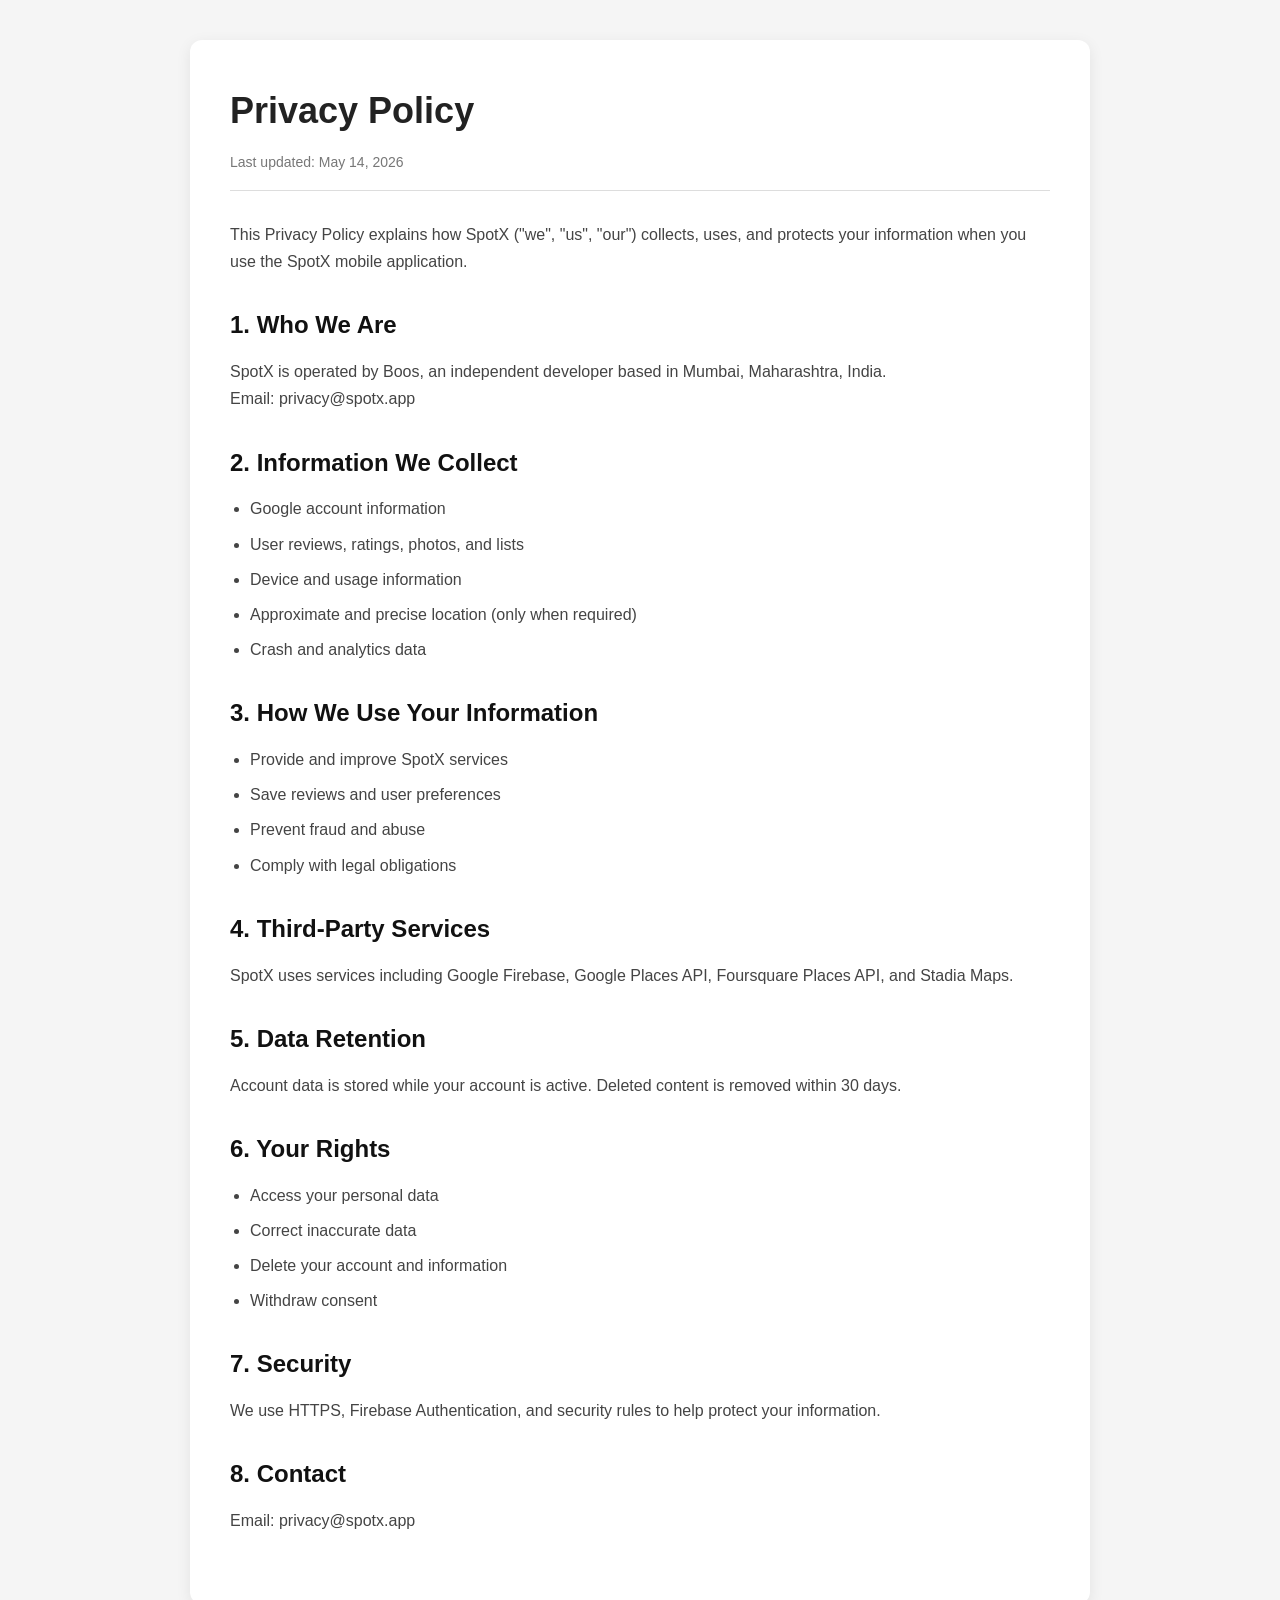
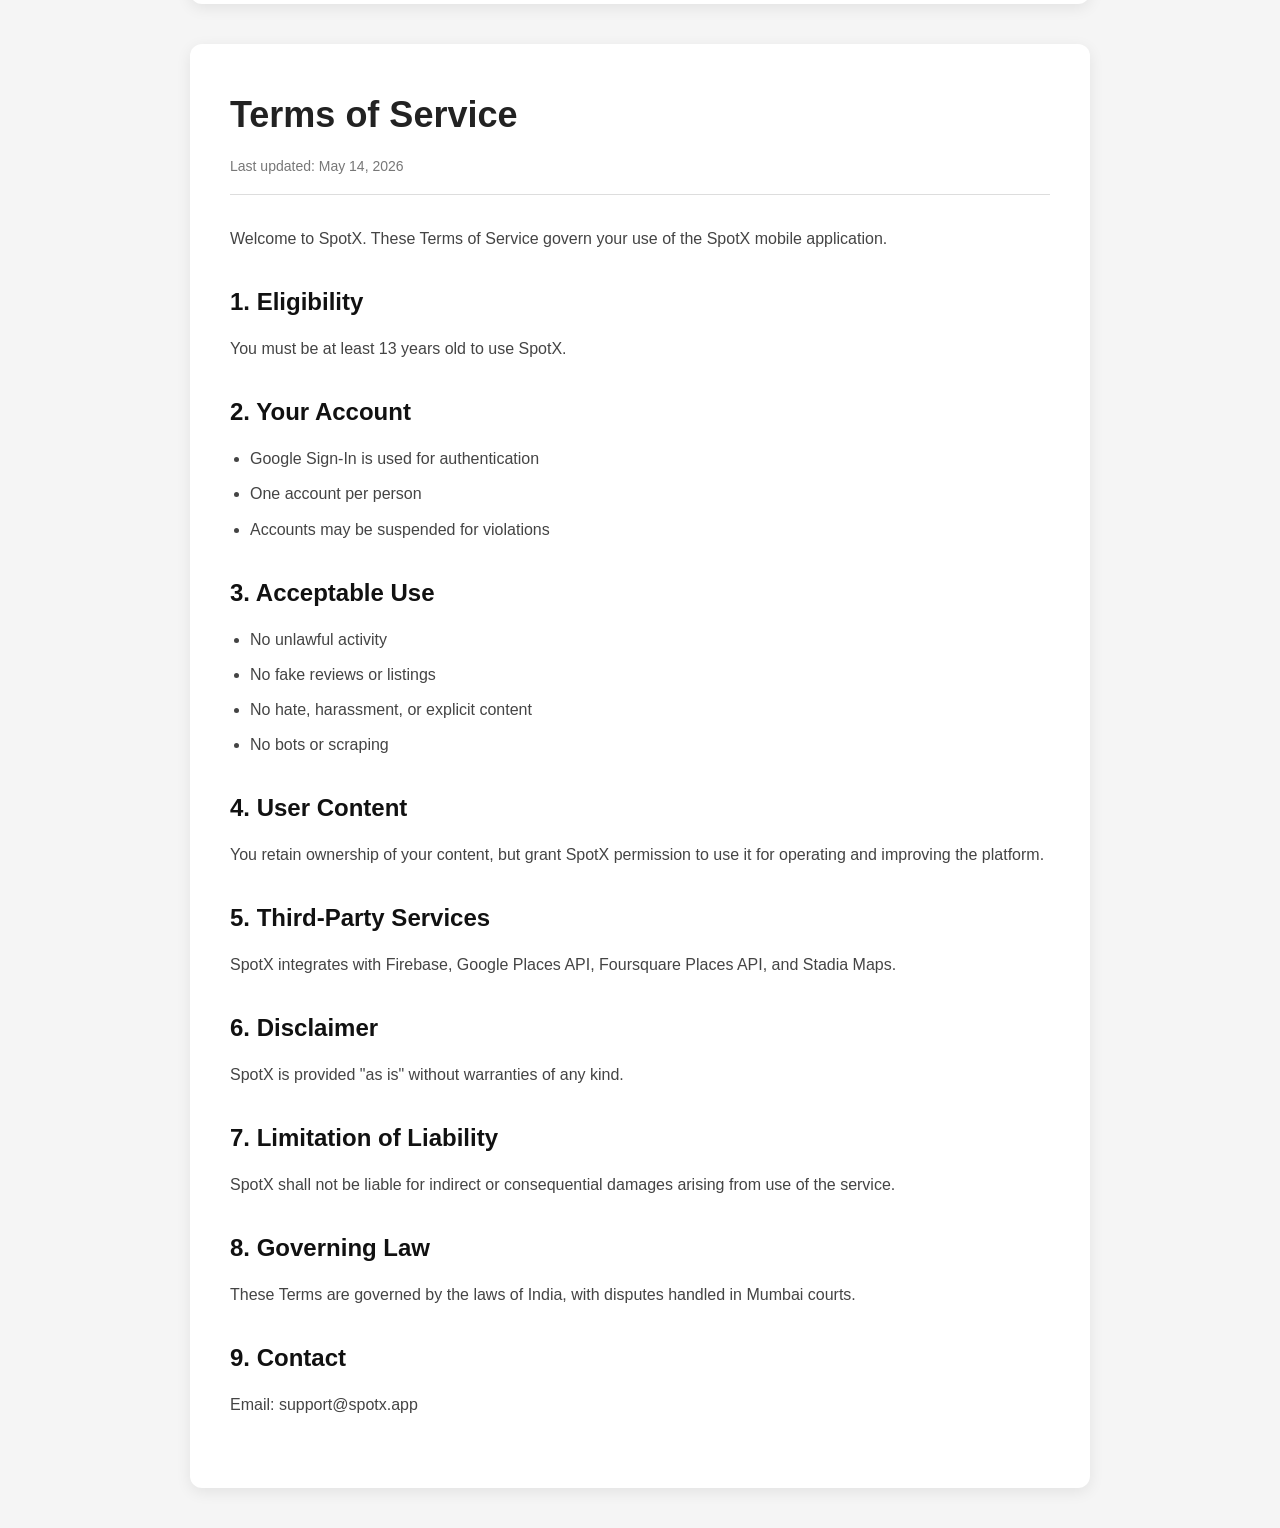
<file: index.html>
<!-- privacy policy -->
<!DOCTYPE html>
<html lang="en">
<head>
  <meta charset="UTF-8" />
  <meta name="viewport" content="width=device-width, initial-scale=1.0" />
  <title>SpotX Privacy Policy</title>
  <link rel="stylesheet" href="style.css" />
</head>
<body>
  <div class="container">
    <header>
      <h1>Privacy Policy</h1>
      <p class="updated">Last updated: May 14, 2026</p>
    </header>

    <section>
      <p>
        This Privacy Policy explains how SpotX ("we", "us", "our") collects,
        uses, and protects your information when you use the SpotX mobile
        application.
      </p>
    </section>

    <section>
      <h2>1. Who We Are</h2>
      <p>
        SpotX is operated by Boos, an independent developer based in Mumbai,
        Maharashtra, India.
      </p>
      <p>Email: privacy@spotx.app</p>
    </section>

    <section>
      <h2>2. Information We Collect</h2>
      <ul>
        <li>Google account information</li>
        <li>User reviews, ratings, photos, and lists</li>
        <li>Device and usage information</li>
        <li>Approximate and precise location (only when required)</li>
        <li>Crash and analytics data</li>
      </ul>
    </section>

    <section>
      <h2>3. How We Use Your Information</h2>
      <ul>
        <li>Provide and improve SpotX services</li>
        <li>Save reviews and user preferences</li>
        <li>Prevent fraud and abuse</li>
        <li>Comply with legal obligations</li>
      </ul>
    </section>

    <section>
      <h2>4. Third-Party Services</h2>
      <p>
        SpotX uses services including Google Firebase, Google Places API,
        Foursquare Places API, and Stadia Maps.
      </p>
    </section>

    <section>
      <h2>5. Data Retention</h2>
      <p>
        Account data is stored while your account is active. Deleted content is
        removed within 30 days.
      </p>
    </section>

    <section>
      <h2>6. Your Rights</h2>
      <ul>
        <li>Access your personal data</li>
        <li>Correct inaccurate data</li>
        <li>Delete your account and information</li>
        <li>Withdraw consent</li>
      </ul>
    </section>

    <section>
      <h2>7. Security</h2>
      <p>
        We use HTTPS, Firebase Authentication, and security rules to help
        protect your information.
      </p>
    </section>

    <section>
      <h2>8. Contact</h2>
      <p>Email: privacy@spotx.app</p>
    </section>
  </div>
</body>
</html>

<!-- terms and SERvices -->
<!DOCTYPE html>
<html lang="en">
<head>
  <meta charset="UTF-8" />
  <meta name="viewport" content="width=device-width, initial-scale=1.0" />
  <title>SpotX Terms of Service</title>
  <link rel="stylesheet" href="style.css" />
</head>
<body>
  <div class="container">
    <header>
      <h1>Terms of Service</h1>
      <p class="updated">Last updated: May 14, 2026</p>
    </header>

    <section>
      <p>
        Welcome to SpotX. These Terms of Service govern your use of the SpotX
        mobile application.
      </p>
    </section>

    <section>
      <h2>1. Eligibility</h2>
      <p>
        You must be at least 13 years old to use SpotX.
      </p>
    </section>

    <section>
      <h2>2. Your Account</h2>
      <ul>
        <li>Google Sign-In is used for authentication</li>
        <li>One account per person</li>
        <li>Accounts may be suspended for violations</li>
      </ul>
    </section>

    <section>
      <h2>3. Acceptable Use</h2>
      <ul>
        <li>No unlawful activity</li>
        <li>No fake reviews or listings</li>
        <li>No hate, harassment, or explicit content</li>
        <li>No bots or scraping</li>
      </ul>
    </section>

    <section>
      <h2>4. User Content</h2>
      <p>
        You retain ownership of your content, but grant SpotX permission to use
        it for operating and improving the platform.
      </p>
    </section>

    <section>
      <h2>5. Third-Party Services</h2>
      <p>
        SpotX integrates with Firebase, Google Places API, Foursquare Places
        API, and Stadia Maps.
      </p>
    </section>

    <section>
      <h2>6. Disclaimer</h2>
      <p>
        SpotX is provided "as is" without warranties of any kind.
      </p>
    </section>

    <section>
      <h2>7. Limitation of Liability</h2>
      <p>
        SpotX shall not be liable for indirect or consequential damages arising
        from use of the service.
      </p>
    </section>

    <section>
      <h2>8. Governing Law</h2>
      <p>
        These Terms are governed by the laws of India, with disputes handled in
        Mumbai courts.
      </p>
    </section>

    <section>
      <h2>9. Contact</h2>
      <p>Email: support@spotx.app</p>
    </section>
  </div>
</body>
</html>


<style>
* {
  margin: 0;
  padding: 0;
  box-sizing: border-box;
}

body {
  font-family: Arial, sans-serif;
  background: #f5f5f5;
  color: #222;
  line-height: 1.7;
}

.container {
  max-width: 900px;
  margin: 40px auto;
  background: #fff;
  padding: 40px;
  border-radius: 12px;
  box-shadow: 0 4px 15px rgba(0, 0, 0, 0.08);
}

header {
  margin-bottom: 30px;
  border-bottom: 1px solid #ddd;
  padding-bottom: 15px;
}

h1 {
  font-size: 36px;
  margin-bottom: 10px;
}

.updated {
  color: #777;
  font-size: 14px;
}

section {
  margin-bottom: 30px;
}

h2 {
  font-size: 24px;
  margin-bottom: 12px;
  color: #111;
}

p,
li {
  font-size: 16px;
  color: #444;
}

ul {
  padding-left: 20px;
}

li {
  margin-bottom: 8px;
}

@media (max-width: 768px) {
  .container {
    margin: 20px;
    padding: 25px;
  }

  h1 {
    font-size: 28px;
  }

  h2 {
    font-size: 20px;
  }
}
</style>
</file>
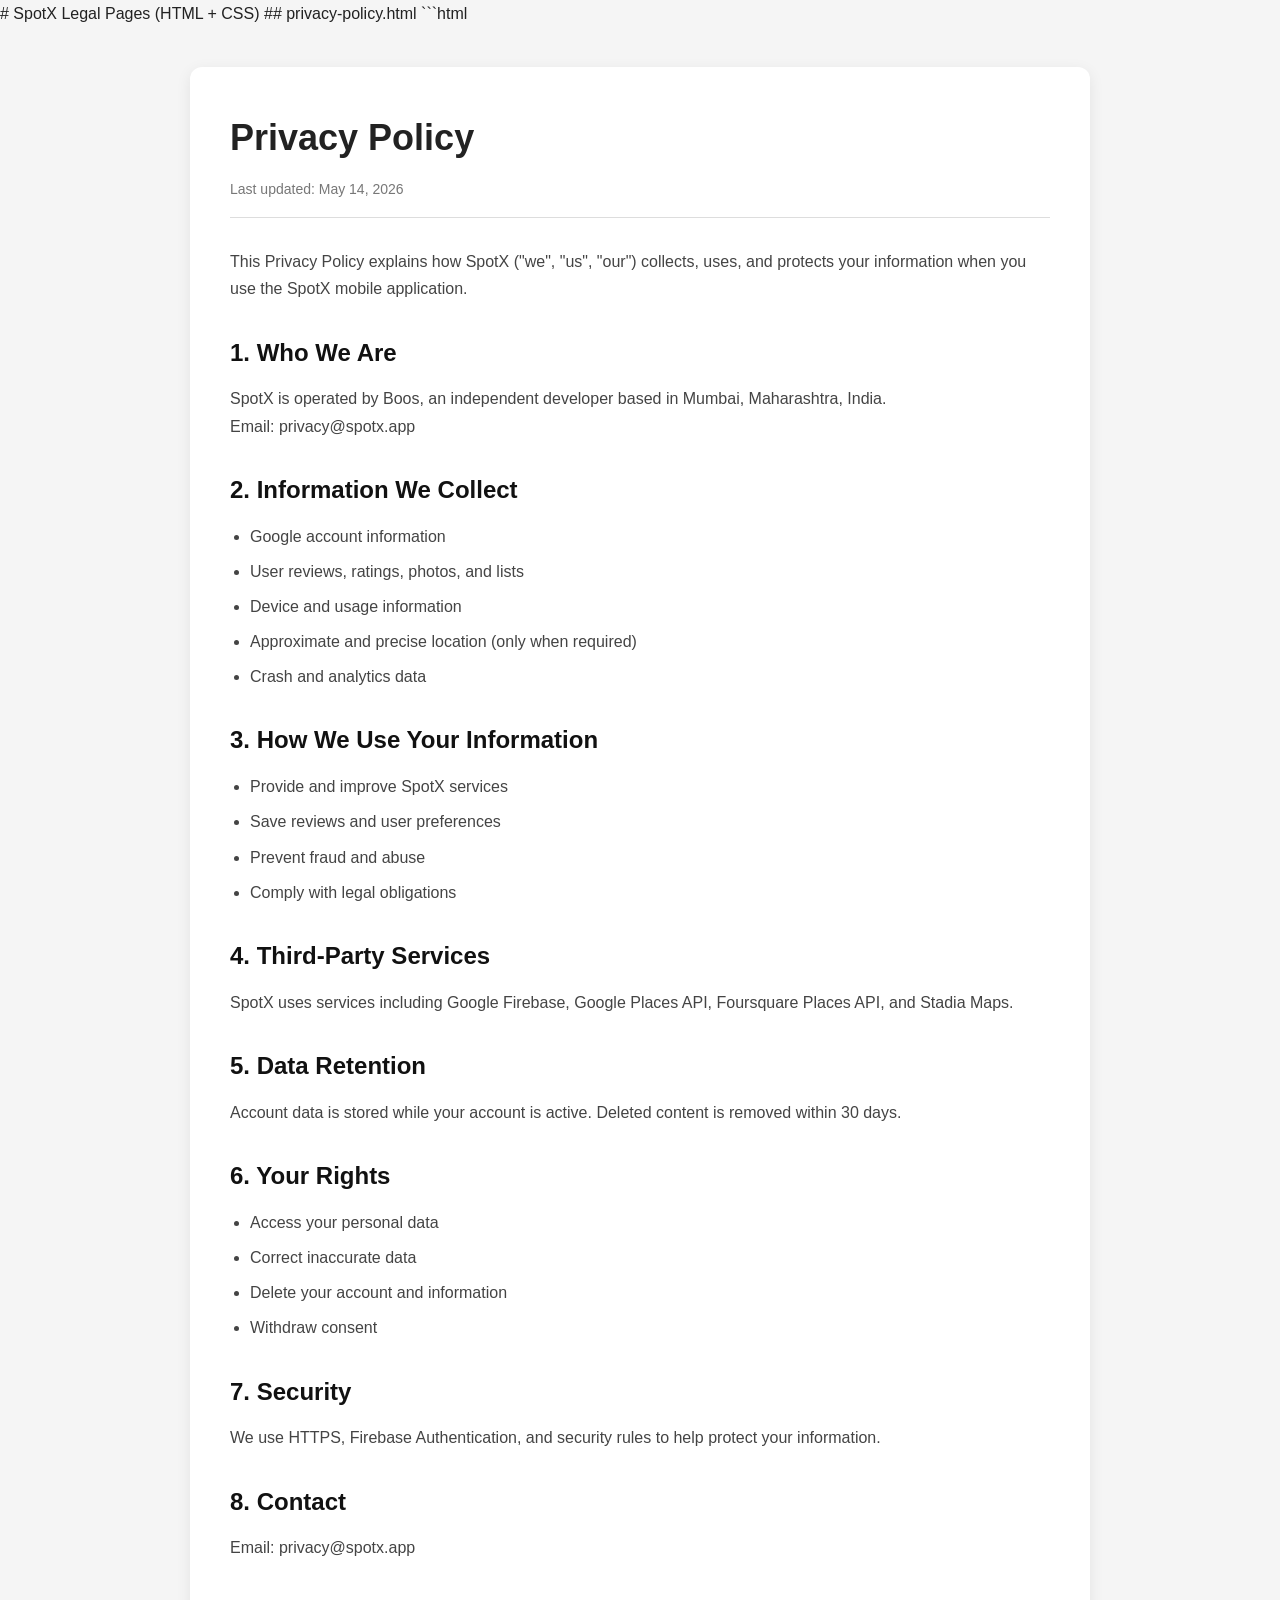
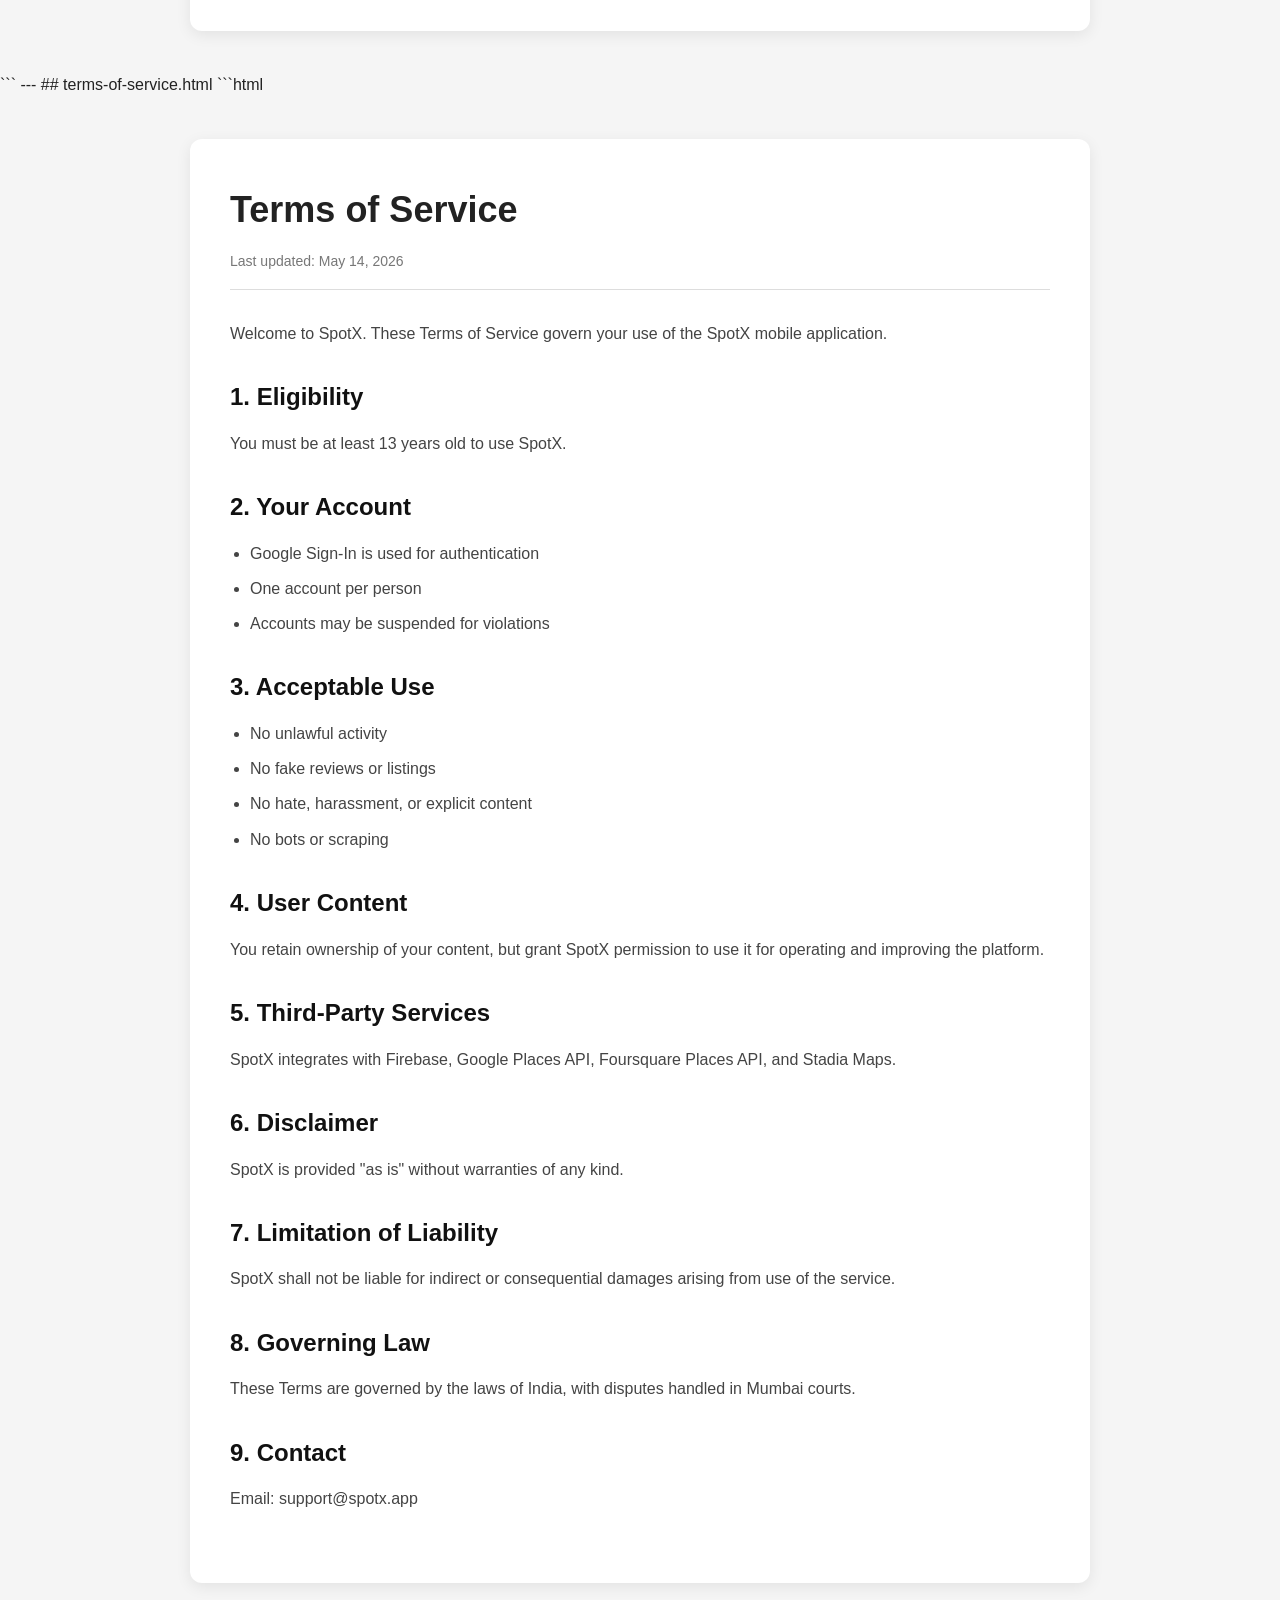
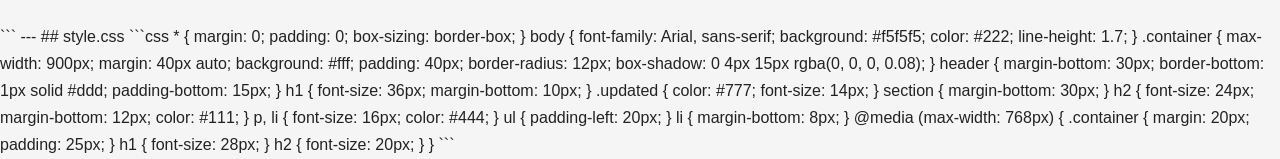
<file: privacy-policy.html>
# SpotX Legal Pages (HTML + CSS)

## privacy-policy.html

```html
<!DOCTYPE html>
<html lang="en">
<head>
  <meta charset="UTF-8" />
  <meta name="viewport" content="width=device-width, initial-scale=1.0" />
  <title>SpotX Privacy Policy</title>
  <link rel="stylesheet" href="style.css" />
</head>
<body>
  <div class="container">
    <header>
      <h1>Privacy Policy</h1>
      <p class="updated">Last updated: May 14, 2026</p>
    </header>

    <section>
      <p>
        This Privacy Policy explains how SpotX ("we", "us", "our") collects,
        uses, and protects your information when you use the SpotX mobile
        application.
      </p>
    </section>

    <section>
      <h2>1. Who We Are</h2>
      <p>
        SpotX is operated by Boos, an independent developer based in Mumbai,
        Maharashtra, India.
      </p>
      <p>Email: privacy@spotx.app</p>
    </section>

    <section>
      <h2>2. Information We Collect</h2>
      <ul>
        <li>Google account information</li>
        <li>User reviews, ratings, photos, and lists</li>
        <li>Device and usage information</li>
        <li>Approximate and precise location (only when required)</li>
        <li>Crash and analytics data</li>
      </ul>
    </section>

    <section>
      <h2>3. How We Use Your Information</h2>
      <ul>
        <li>Provide and improve SpotX services</li>
        <li>Save reviews and user preferences</li>
        <li>Prevent fraud and abuse</li>
        <li>Comply with legal obligations</li>
      </ul>
    </section>

    <section>
      <h2>4. Third-Party Services</h2>
      <p>
        SpotX uses services including Google Firebase, Google Places API,
        Foursquare Places API, and Stadia Maps.
      </p>
    </section>

    <section>
      <h2>5. Data Retention</h2>
      <p>
        Account data is stored while your account is active. Deleted content is
        removed within 30 days.
      </p>
    </section>

    <section>
      <h2>6. Your Rights</h2>
      <ul>
        <li>Access your personal data</li>
        <li>Correct inaccurate data</li>
        <li>Delete your account and information</li>
        <li>Withdraw consent</li>
      </ul>
    </section>

    <section>
      <h2>7. Security</h2>
      <p>
        We use HTTPS, Firebase Authentication, and security rules to help
        protect your information.
      </p>
    </section>

    <section>
      <h2>8. Contact</h2>
      <p>Email: privacy@spotx.app</p>
    </section>
  </div>
</body>
</html>
```

---

## terms-of-service.html

```html
<!DOCTYPE html>
<html lang="en">
<head>
  <meta charset="UTF-8" />
  <meta name="viewport" content="width=device-width, initial-scale=1.0" />
  <title>SpotX Terms of Service</title>
  <link rel="stylesheet" href="style.css" />
</head>
<body>
  <div class="container">
    <header>
      <h1>Terms of Service</h1>
      <p class="updated">Last updated: May 14, 2026</p>
    </header>

    <section>
      <p>
        Welcome to SpotX. These Terms of Service govern your use of the SpotX
        mobile application.
      </p>
    </section>

    <section>
      <h2>1. Eligibility</h2>
      <p>
        You must be at least 13 years old to use SpotX.
      </p>
    </section>

    <section>
      <h2>2. Your Account</h2>
      <ul>
        <li>Google Sign-In is used for authentication</li>
        <li>One account per person</li>
        <li>Accounts may be suspended for violations</li>
      </ul>
    </section>

    <section>
      <h2>3. Acceptable Use</h2>
      <ul>
        <li>No unlawful activity</li>
        <li>No fake reviews or listings</li>
        <li>No hate, harassment, or explicit content</li>
        <li>No bots or scraping</li>
      </ul>
    </section>

    <section>
      <h2>4. User Content</h2>
      <p>
        You retain ownership of your content, but grant SpotX permission to use
        it for operating and improving the platform.
      </p>
    </section>

    <section>
      <h2>5. Third-Party Services</h2>
      <p>
        SpotX integrates with Firebase, Google Places API, Foursquare Places
        API, and Stadia Maps.
      </p>
    </section>

    <section>
      <h2>6. Disclaimer</h2>
      <p>
        SpotX is provided "as is" without warranties of any kind.
      </p>
    </section>

    <section>
      <h2>7. Limitation of Liability</h2>
      <p>
        SpotX shall not be liable for indirect or consequential damages arising
        from use of the service.
      </p>
    </section>

    <section>
      <h2>8. Governing Law</h2>
      <p>
        These Terms are governed by the laws of India, with disputes handled in
        Mumbai courts.
      </p>
    </section>

    <section>
      <h2>9. Contact</h2>
      <p>Email: support@spotx.app</p>
    </section>
  </div>
</body>
</html>
```

---

## style.css

```css
* {
  margin: 0;
  padding: 0;
  box-sizing: border-box;
}

body {
  font-family: Arial, sans-serif;
  background: #f5f5f5;
  color: #222;
  line-height: 1.7;
}

.container {
  max-width: 900px;
  margin: 40px auto;
  background: #fff;
  padding: 40px;
  border-radius: 12px;
  box-shadow: 0 4px 15px rgba(0, 0, 0, 0.08);
}

header {
  margin-bottom: 30px;
  border-bottom: 1px solid #ddd;
  padding-bottom: 15px;
}

h1 {
  font-size: 36px;
  margin-bottom: 10px;
}

.updated {
  color: #777;
  font-size: 14px;
}

section {
  margin-bottom: 30px;
}

h2 {
  font-size: 24px;
  margin-bottom: 12px;
  color: #111;
}

p,
li {
  font-size: 16px;
  color: #444;
}

ul {
  padding-left: 20px;
}

li {
  margin-bottom: 8px;
}

@media (max-width: 768px) {
  .container {
    margin: 20px;
    padding: 25px;
  }

  h1 {
    font-size: 28px;
  }

  h2 {
    font-size: 20px;
  }
}
```
</file>
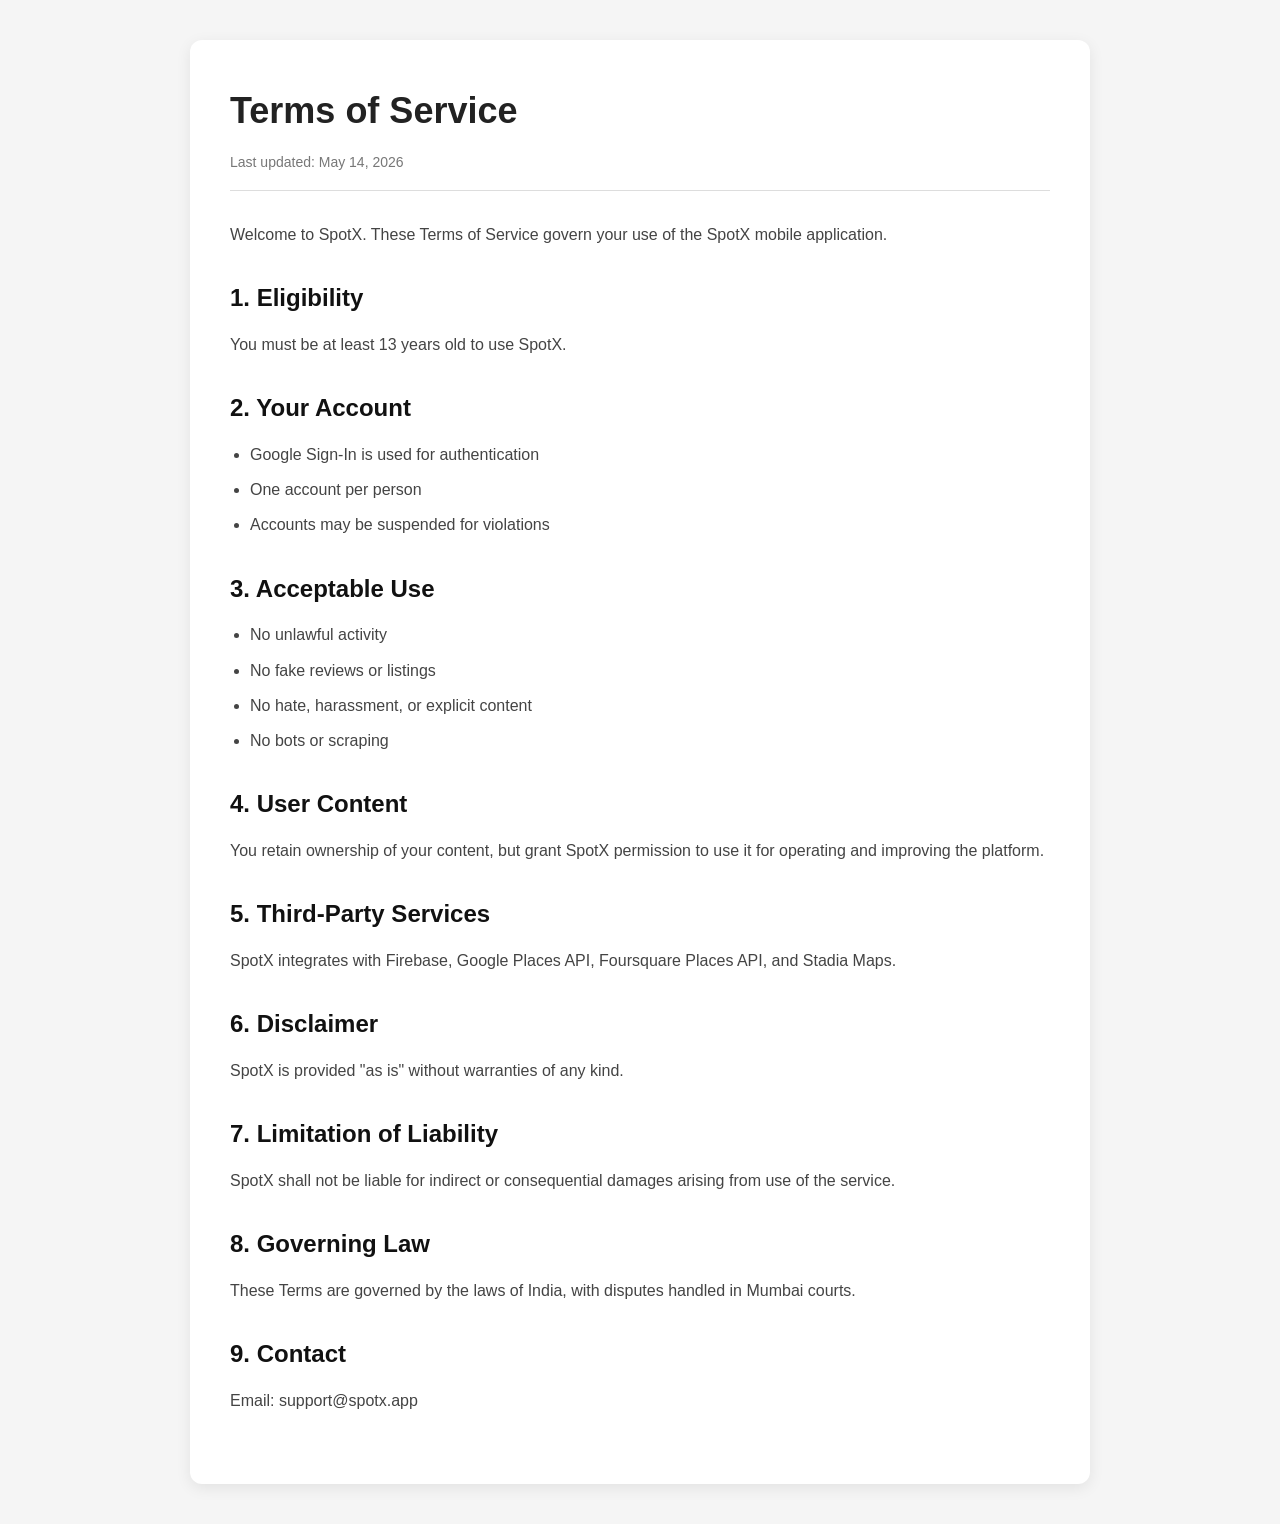
<file: terms-of-service.html>
<!DOCTYPE html>
<html lang="en">
<head>
  <meta charset="UTF-8" />
  <meta name="viewport" content="width=device-width, initial-scale=1.0" />
  <title>SpotX Terms of Service</title>
  <link rel="stylesheet" href="style.css" />
</head>
<body>
  <div class="container">
    <header>
      <h1>Terms of Service</h1>
      <p class="updated">Last updated: May 14, 2026</p>
    </header>

    <section>
      <p>
        Welcome to SpotX. These Terms of Service govern your use of the SpotX
        mobile application.
      </p>
    </section>

    <section>
      <h2>1. Eligibility</h2>
      <p>
        You must be at least 13 years old to use SpotX.
      </p>
    </section>

    <section>
      <h2>2. Your Account</h2>
      <ul>
        <li>Google Sign-In is used for authentication</li>
        <li>One account per person</li>
        <li>Accounts may be suspended for violations</li>
      </ul>
    </section>

    <section>
      <h2>3. Acceptable Use</h2>
      <ul>
        <li>No unlawful activity</li>
        <li>No fake reviews or listings</li>
        <li>No hate, harassment, or explicit content</li>
        <li>No bots or scraping</li>
      </ul>
    </section>

    <section>
      <h2>4. User Content</h2>
      <p>
        You retain ownership of your content, but grant SpotX permission to use
        it for operating and improving the platform.
      </p>
    </section>

    <section>
      <h2>5. Third-Party Services</h2>
      <p>
        SpotX integrates with Firebase, Google Places API, Foursquare Places
        API, and Stadia Maps.
      </p>
    </section>

    <section>
      <h2>6. Disclaimer</h2>
      <p>
        SpotX is provided "as is" without warranties of any kind.
      </p>
    </section>

    <section>
      <h2>7. Limitation of Liability</h2>
      <p>
        SpotX shall not be liable for indirect or consequential damages arising
        from use of the service.
      </p>
    </section>

    <section>
      <h2>8. Governing Law</h2>
      <p>
        These Terms are governed by the laws of India, with disputes handled in
        Mumbai courts.
      </p>
    </section>

    <section>
      <h2>9. Contact</h2>
      <p>Email: support@spotx.app</p>
    </section>
  </div>
</body>
</html>
</file>
<file: style.css>
* {
  margin: 0;
  padding: 0;
  box-sizing: border-box;
}

body {
  font-family: Arial, sans-serif;
  background: #f5f5f5;
  color: #222;
  line-height: 1.7;
}

.container {
  max-width: 900px;
  margin: 40px auto;
  background: #fff;
  padding: 40px;
  border-radius: 12px;
  box-shadow: 0 4px 15px rgba(0, 0, 0, 0.08);
}

header {
  margin-bottom: 30px;
  border-bottom: 1px solid #ddd;
  padding-bottom: 15px;
}

h1 {
  font-size: 36px;
  margin-bottom: 10px;
}

.updated {
  color: #777;
  font-size: 14px;
}

section {
  margin-bottom: 30px;
}

h2 {
  font-size: 24px;
  margin-bottom: 12px;
  color: #111;
}

p,
li {
  font-size: 16px;
  color: #444;
}

ul {
  padding-left: 20px;
}

li {
  margin-bottom: 8px;
}

@media (max-width: 768px) {
  .container {
    margin: 20px;
    padding: 25px;
  }

  h1 {
    font-size: 28px;
  }

  h2 {
    font-size: 20px;
  }
}
</file>
